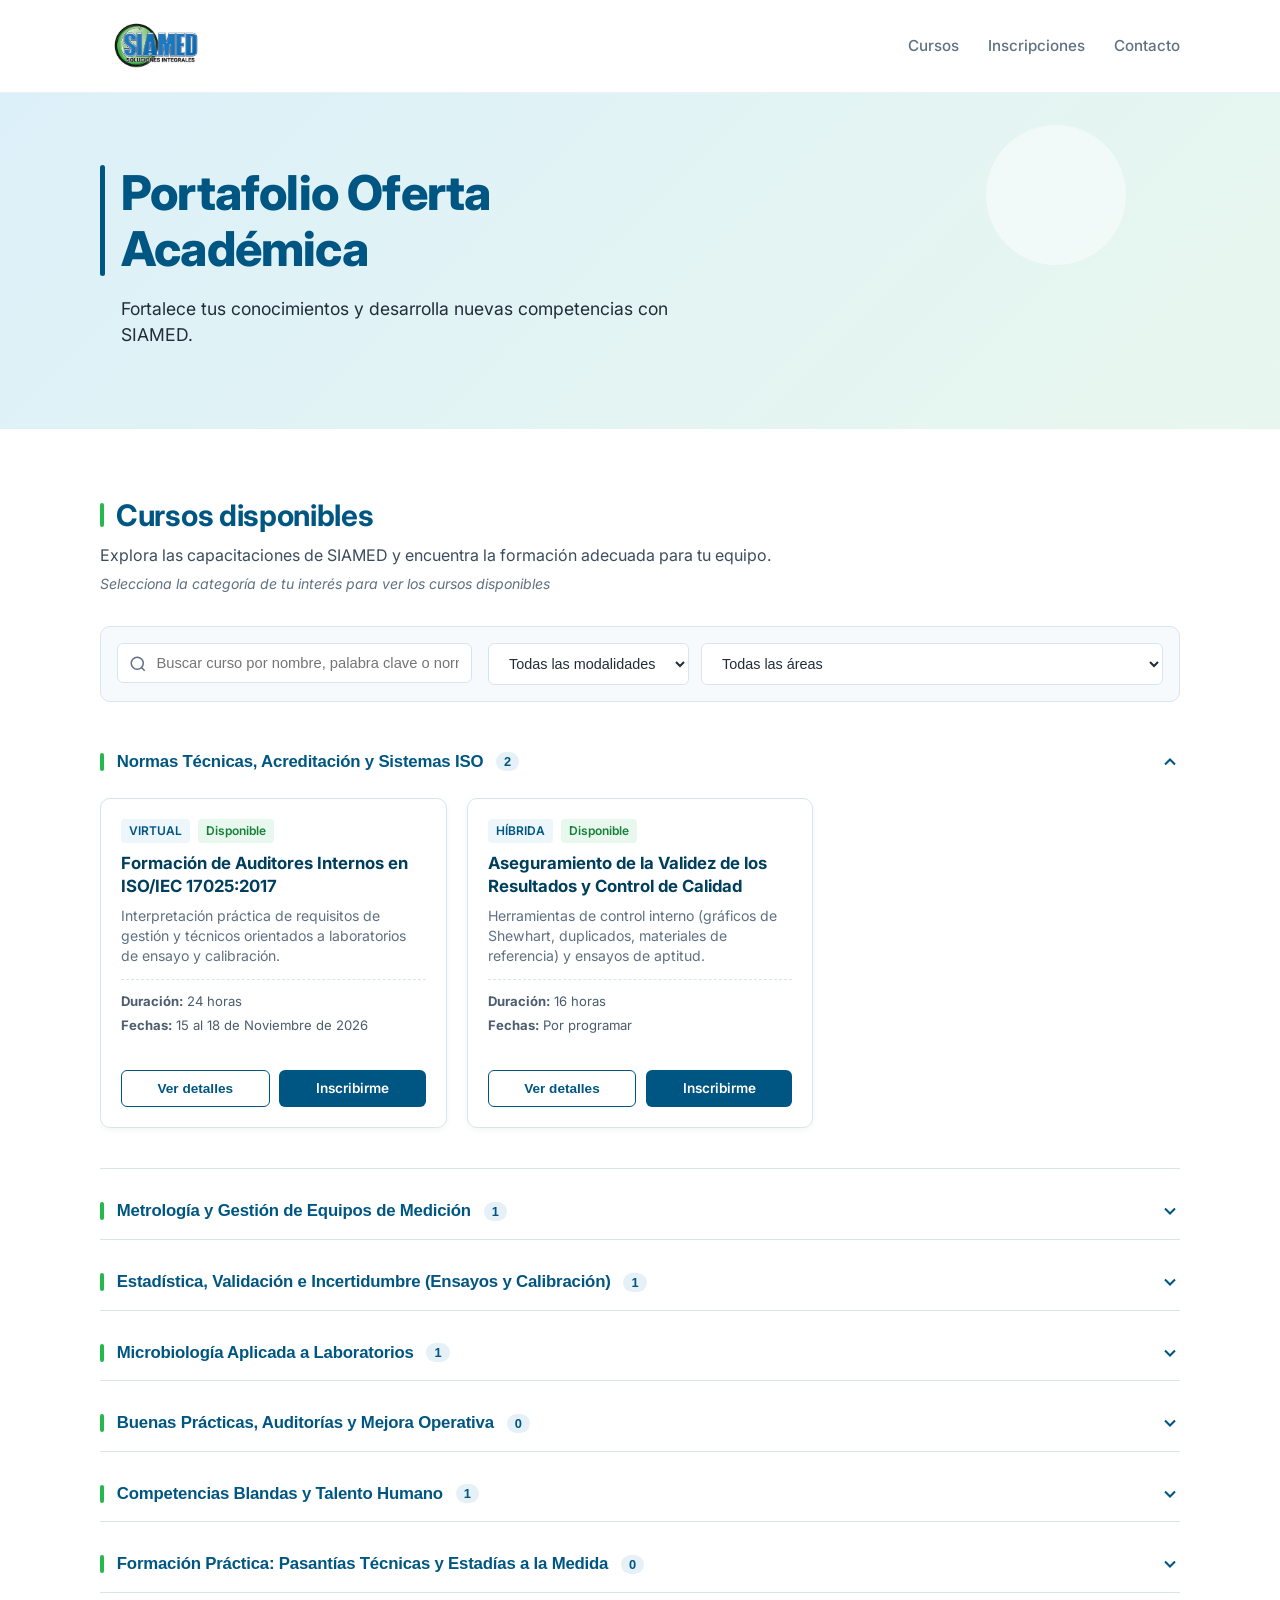
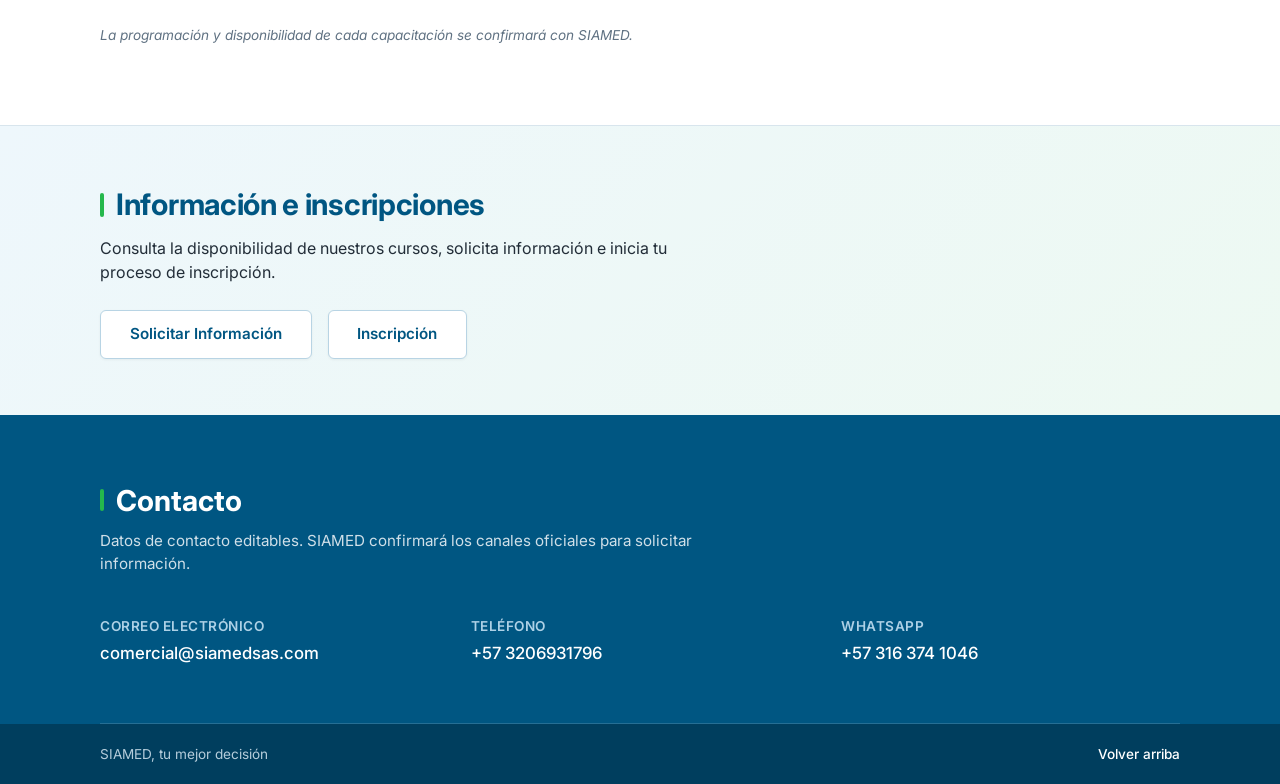
<file: index.html>
<!DOCTYPE html>
<html lang="es">
<head>
  <meta charset="UTF-8">
  <meta name="viewport" content="width=device-width, initial-scale=1.0">
  <title>Portafolio Oferta Académica | SIAMED S.A.S.</title>
  <link rel="preconnect" href="https://fonts.googleapis.com">
  <link rel="preconnect" href="https://fonts.gstatic.com" crossorigin>
  <link href="https://fonts.googleapis.com/css2?family=Inter:wght@400;500;600;700;800&display=swap" rel="stylesheet">
  <link rel="stylesheet" href="styles.css">
</head>
<body>

  <!-- Barra de Navegación -->
  <header class="navbar">
    <div class="container nav-container">
      <a href="#" class="brand-logo">
        <img src="logo-siamed.png" alt="SIAMED Soluciones Integrales" class="logo-img" onerror="this.outerHTML='<span class=\'logo-fallback\'>SIAMED</span>'">
      </a>
      <nav class="nav-links">
        <a href="#cursos">Cursos</a>
        <a href="#inscripciones">Inscripciones</a>
        <a href="#contacto">Contacto</a>
      </nav>
    </div>
  </header>

  <!-- Hero Section -->
  <section class="hero-section">
    <div class="circle-decoration"></div>
    <div class="container hero-content">
      <div class="title-accent-wrap">
        <div class="accent-bar-large"></div>
        <h1 class="hero-title">Portafolio Oferta<br>Académica</h1>
      </div>
      <p class="hero-subtitle">Fortalece tus conocimientos y desarrolla nuevas competencias con SIAMED.</p>
    </div>
  </section>

  <!-- Sección Cursos -->
  <main class="container main-content" id="cursos">
    
    <div class="section-header">
      <div class="accent-bar-small"></div>
      <h2 class="section-title">Cursos disponibles</h2>
    </div>
    <p class="section-desc">Explora las capacitaciones de SIAMED y encuentra la formación adecuada para tu equipo.</p>
    <p class="section-instruction">Selecciona la categoría de tu interés para ver los cursos disponibles</p>

    <!-- Barra de búsqueda y filtros -->
    <div class="filter-toolbar">
      <div class="search-box">
        <svg class="search-icon" viewBox="0 0 24 24" fill="none" stroke="currentColor" stroke-width="2"><circle cx="11" cy="11" r="8"></circle><line x1="21" y1="21" x2="16.65" y2="16.65"></line></svg>
        <input type="text" id="searchInput" placeholder="Buscar curso por nombre, palabra clave o norma..." aria-label="Buscar curso">
      </div>
      <div class="filter-selects">
        <select id="modalidadFilter" aria-label="Filtrar por modalidad">
          <option value="">Todas las modalidades</option>
          <option value="Virtual">Virtual</option>
          <option value="Presencial">Presencial</option>
          <option value="Híbrida">Híbrida</option>
        </select>
        <select id="categoriaFilter" aria-label="Filtrar por área">
          <option value="">Todas las áreas</option>
        </select>
      </div>
    </div>

    <!-- Contenedor dinámico de categorías y cursos -->
    <div id="categoriesAccordion" class="categories-accordion">
      <!-- Generado dinámicamente vía app.js -->
    </div>

    <div id="noResults" class="no-results hidden">
      <p>No se encontraron capacitaciones que coincidan con los criterios de búsqueda.</p>
      <button id="clearFiltersBtn" class="btn-secondary">Restablecer filtros</button>
    </div>

    <p class="disclaimer-text">La programación y disponibilidad de cada capacitación se confirmará con SIAMED.</p>
  </main>

  <!-- Sección Información e Inscripciones -->
  <section class="info-section" id="inscripciones">
    <div class="container">
      <div class="section-header">
        <div class="accent-bar-small"></div>
        <h2 class="section-title">Información e inscripciones</h2>
      </div>
      <p class="info-desc">Consulta la disponibilidad de nuestros cursos, solicita información e inicia tu proceso de inscripción.</p>
      <div class="info-buttons">
        <a href="https://wa.me/573163741046?text=Hola,%20deseo%20solicitar%20informaci%C3%B3n%20sobre%20las%20capacitaciones%20de%20SIAMED." target="_blank" rel="noopener noreferrer" class="btn-action">Solicitar Información</a>
        <a href="https://wa.me/573206931796?text=Hola,%20deseo%20iniciar%20un%20proceso%20de%20inscripci%C3%B3n%20a%20un%20curso." target="_blank" rel="noopener noreferrer" class="btn-action">Inscripción</a>
      </div>
    </div>
  </section>

  <!-- Sección Contacto (Footer Corporativo) -->
  <footer class="footer-corporate" id="contacto">
    <div class="container">
      <div class="footer-header">
        <div class="accent-bar-footer"></div>
        <h2 class="footer-title">Contacto</h2>
      </div>
      <p class="footer-subtext">Datos de contacto editables. SIAMED confirmará los canales oficiales para solicitar información.</p>

      <div class="contact-grid">
        <div class="contact-col">
          <span class="contact-label">Correo electrónico</span>
          <a href="mailto:comercial@siamedsas.com" class="contact-val">comercial@siamedsas.com</a>
        </div>
        <div class="contact-col">
          <span class="contact-label">Teléfono</span>
          <a href="tel:+573206931796" class="contact-val">+57 3206931796</a>
        </div>
        <div class="contact-col">
          <span class="contact-label">WhatsApp</span>
          <a href="https://wa.me/573163741046" target="_blank" rel="noopener noreferrer" class="contact-val">+57 316 374 1046</a>
        </div>
      </div>
    </div>

    <div class="subfooter">
      <div class="container subfooter-content">
        <span>SIAMED, tu mejor decisión</span>
        <a href="#" class="back-to-top">Volver arriba</a>
      </div>
    </div>
  </footer>

  <!-- Modal de Ficha Técnica Detallada -->
  <div id="courseModal" class="modal-overlay hidden" role="dialog" aria-modal="true" aria-labelledby="modalTitle">
    <div class="modal-card">
      <button class="modal-close-btn" id="closeModalBtn" aria-label="Cerrar ventana">&times;</button>
      <div class="modal-badge-row">
        <span id="modalCategory" class="badge-tag"></span>
        <span id="modalStatus" class="badge-status"></span>
      </div>
      <h3 id="modalTitle" class="modal-title"></h3>
      
      <div class="modal-grid-meta">
        <div><strong>Modalidad:</strong> <span id="modalModalidad"></span></div>
        <div><strong>Duración:</strong> <span id="modalDuracion"></span></div>
        <div><strong>Fechas:</strong> <span id="modalFechas"></span></div>
        <div><strong>Inversión:</strong> <span id="modalPrecio"></span></div>
      </div>

      <div class="modal-body">
        <h4>Objetivos y Alcance</h4>
        <p id="modalDesc"></p>
        <div id="modalDetalleExtra"></div>
      </div>

      <div class="modal-actions">
        <a id="modalWhatsAppBtn" href="#" target="_blank" rel="noopener noreferrer" class="btn-primary-modal">
          Solicitar Inscripción por WhatsApp
        </a>
      </div>
    </div>
  </div>

  <script src="data.js"></script>
  <script src="app.js"></script>
</body>
</html>
</file>
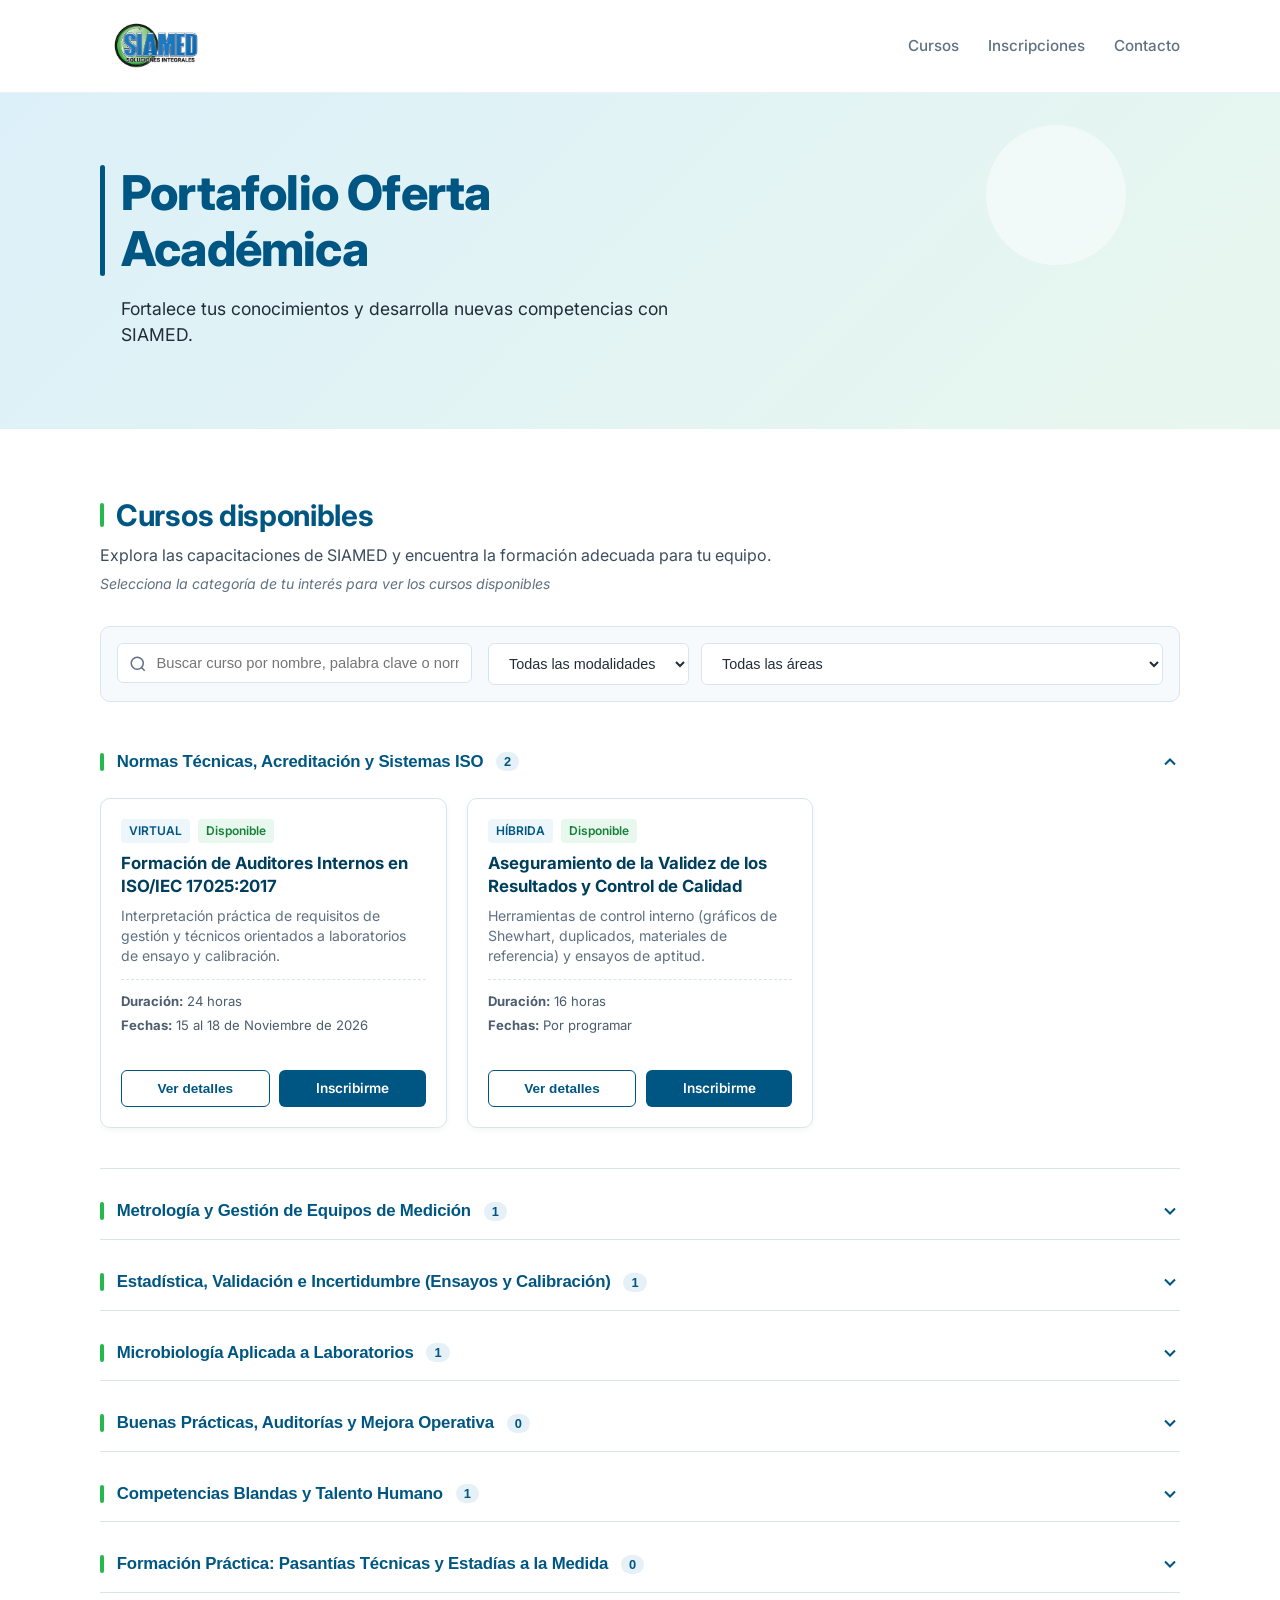
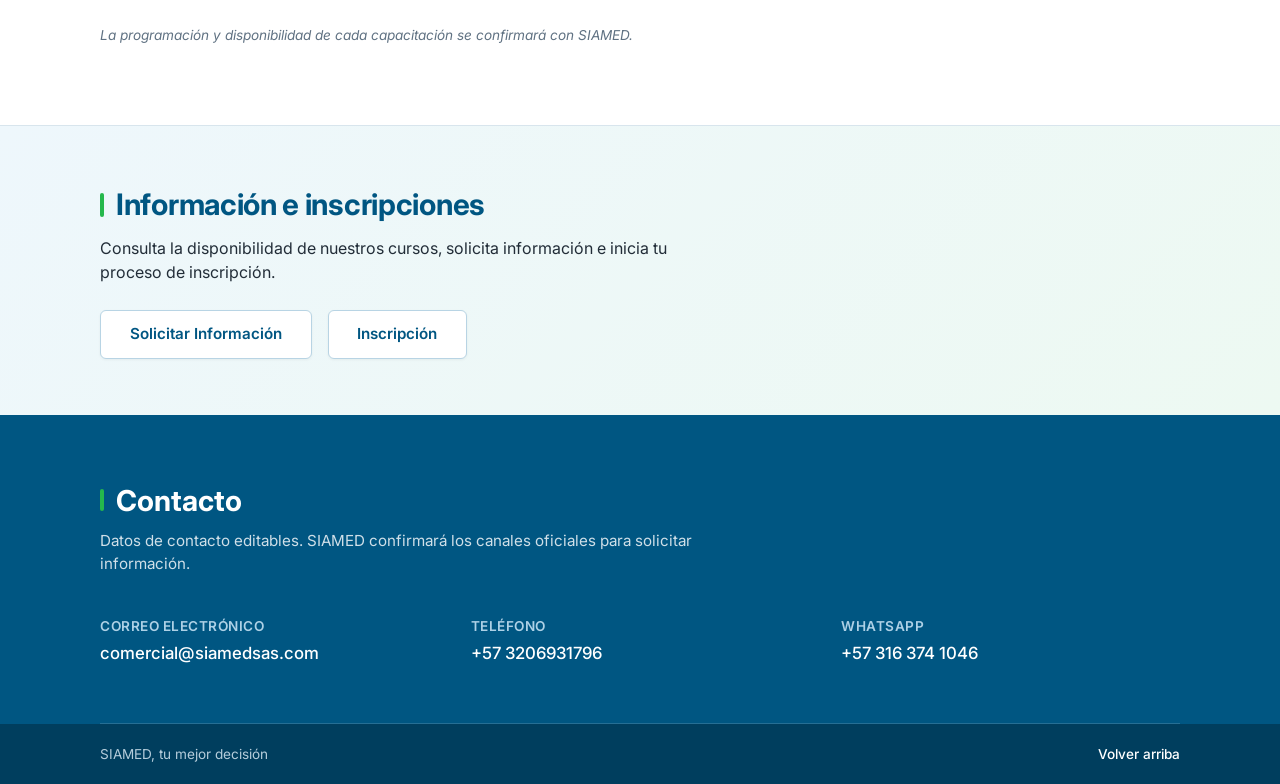
<file: index.html.html>
<!DOCTYPE html>
<html lang="es">
<head>
  <meta charset="UTF-8">
  <meta name="viewport" content="width=device-width, initial-scale=1.0">
  <title>Portafolio Oferta Académica | SIAMED S.A.S.</title>
  <link rel="preconnect" href="https://fonts.googleapis.com">
  <link rel="preconnect" href="https://fonts.gstatic.com" crossorigin>
  <link href="https://fonts.googleapis.com/css2?family=Inter:wght@400;500;600;700;800&display=swap" rel="stylesheet">
  <link rel="stylesheet" href="styles.css">
</head>
<body>

  <!-- Barra de Navegación -->
  <header class="navbar">
    <div class="container nav-container">
      <a href="#" class="brand-logo">
        <img src="logo-siamed.png" alt="SIAMED Soluciones Integrales" class="logo-img" onerror="this.outerHTML='<span class=\'logo-fallback\'>SIAMED</span>'">
      </a>
      <nav class="nav-links">
        <a href="#cursos">Cursos</a>
        <a href="#inscripciones">Inscripciones</a>
        <a href="#contacto">Contacto</a>
      </nav>
    </div>
  </header>

  <!-- Hero Section -->
  <section class="hero-section">
    <div class="circle-decoration"></div>
    <div class="container hero-content">
      <div class="title-accent-wrap">
        <div class="accent-bar-large"></div>
        <h1 class="hero-title">Portafolio Oferta<br>Académica</h1>
      </div>
      <p class="hero-subtitle">Fortalece tus conocimientos y desarrolla nuevas competencias con SIAMED.</p>
    </div>
  </section>

  <!-- Sección Cursos -->
  <main class="container main-content" id="cursos">
    
    <div class="section-header">
      <div class="accent-bar-small"></div>
      <h2 class="section-title">Cursos disponibles</h2>
    </div>
    <p class="section-desc">Explora las capacitaciones de SIAMED y encuentra la formación adecuada para tu equipo.</p>
    <p class="section-instruction">Selecciona la categoría de tu interés para ver los cursos disponibles</p>

    <!-- Barra de búsqueda y filtros -->
    <div class="filter-toolbar">
      <div class="search-box">
        <svg class="search-icon" viewBox="0 0 24 24" fill="none" stroke="currentColor" stroke-width="2"><circle cx="11" cy="11" r="8"></circle><line x1="21" y1="21" x2="16.65" y2="16.65"></line></svg>
        <input type="text" id="searchInput" placeholder="Buscar curso por nombre, palabra clave o norma..." aria-label="Buscar curso">
      </div>
      <div class="filter-selects">
        <select id="modalidadFilter" aria-label="Filtrar por modalidad">
          <option value="">Todas las modalidades</option>
          <option value="Virtual">Virtual</option>
          <option value="Presencial">Presencial</option>
          <option value="Híbrida">Híbrida</option>
        </select>
        <select id="categoriaFilter" aria-label="Filtrar por área">
          <option value="">Todas las áreas</option>
        </select>
      </div>
    </div>

    <!-- Contenedor dinámico de categorías y cursos -->
    <div id="categoriesAccordion" class="categories-accordion">
      <!-- Generado dinámicamente vía app.js -->
    </div>

    <div id="noResults" class="no-results hidden">
      <p>No se encontraron capacitaciones que coincidan con los criterios de búsqueda.</p>
      <button id="clearFiltersBtn" class="btn-secondary">Restablecer filtros</button>
    </div>

    <p class="disclaimer-text">La programación y disponibilidad de cada capacitación se confirmará con SIAMED.</p>
  </main>

  <!-- Sección Información e Inscripciones -->
  <section class="info-section" id="inscripciones">
    <div class="container">
      <div class="section-header">
        <div class="accent-bar-small"></div>
        <h2 class="section-title">Información e inscripciones</h2>
      </div>
      <p class="info-desc">Consulta la disponibilidad de nuestros cursos, solicita información e inicia tu proceso de inscripción.</p>
      <div class="info-buttons">
        <a href="https://wa.me/573163741046?text=Hola,%20deseo%20solicitar%20informaci%C3%B3n%20sobre%20las%20capacitaciones%20de%20SIAMED." target="_blank" rel="noopener noreferrer" class="btn-action">Solicitar Información</a>
        <a href="https://wa.me/573206931796?text=Hola,%20deseo%20iniciar%20un%20proceso%20de%20inscripci%C3%B3n%20a%20un%20curso." target="_blank" rel="noopener noreferrer" class="btn-action">Inscripción</a>
      </div>
    </div>
  </section>

  <!-- Sección Contacto (Footer Corporativo) -->
  <footer class="footer-corporate" id="contacto">
    <div class="container">
      <div class="footer-header">
        <div class="accent-bar-footer"></div>
        <h2 class="footer-title">Contacto</h2>
      </div>
      <p class="footer-subtext">Datos de contacto editables. SIAMED confirmará los canales oficiales para solicitar información.</p>

      <div class="contact-grid">
        <div class="contact-col">
          <span class="contact-label">Correo electrónico</span>
          <a href="mailto:comercial@siamedsas.com" class="contact-val">comercial@siamedsas.com</a>
        </div>
        <div class="contact-col">
          <span class="contact-label">Teléfono</span>
          <a href="tel:+573206931796" class="contact-val">+57 3206931796</a>
        </div>
        <div class="contact-col">
          <span class="contact-label">WhatsApp</span>
          <a href="https://wa.me/573163741046" target="_blank" rel="noopener noreferrer" class="contact-val">+57 316 374 1046</a>
        </div>
      </div>
    </div>

    <div class="subfooter">
      <div class="container subfooter-content">
        <span>SIAMED, tu mejor decisión</span>
        <a href="#" class="back-to-top">Volver arriba</a>
      </div>
    </div>
  </footer>

  <!-- Modal de Ficha Técnica Detallada -->
  <div id="courseModal" class="modal-overlay hidden" role="dialog" aria-modal="true" aria-labelledby="modalTitle">
    <div class="modal-card">
      <button class="modal-close-btn" id="closeModalBtn" aria-label="Cerrar ventana">&times;</button>
      <div class="modal-badge-row">
        <span id="modalCategory" class="badge-tag"></span>
        <span id="modalStatus" class="badge-status"></span>
      </div>
      <h3 id="modalTitle" class="modal-title"></h3>
      
      <div class="modal-grid-meta">
        <div><strong>Modalidad:</strong> <span id="modalModalidad"></span></div>
        <div><strong>Duración:</strong> <span id="modalDuracion"></span></div>
        <div><strong>Fechas:</strong> <span id="modalFechas"></span></div>
        <div><strong>Inversión:</strong> <span id="modalPrecio"></span></div>
      </div>

      <div class="modal-body">
        <h4>Objetivos y Alcance</h4>
        <p id="modalDesc"></p>
        <div id="modalDetalleExtra"></div>
      </div>

      <div class="modal-actions">
        <a id="modalWhatsAppBtn" href="#" target="_blank" rel="noopener noreferrer" class="btn-primary-modal">
          Solicitar Inscripción por WhatsApp
        </a>
      </div>
    </div>
  </div>

  <script src="data.js"></script>
  <script src="app.js"></script>
</body>
</html>
</file>
<file: styles.css>
:root {
  --primary-blue: #005682;
  --primary-blue-dark: #003e5e;
  --accent-green: #25b84c;
  --text-dark: #222d38;
  --text-muted: #5f7182;
  --bg-hero: linear-gradient(135deg, #dcf0f9 0%, #e8f7ee 100%);
  --bg-white: #ffffff;
  --bg-light: #f7fafc;
  --border-light: #d8e5ed;
  --radius-sm: 6px;
  --radius-md: 10px;
  --radius-lg: 16px;
  --shadow-sm: 0 2px 6px rgba(0, 40, 70, 0.05);
  --shadow-md: 0 6px 18px rgba(0, 40, 70, 0.08);
  --transition: all 0.25s cubic-bezier(0.2, 0.8, 0.2, 1);
}

* {
  box-sizing: border-box;
  margin: 0;
  padding: 0;
}

body {
  font-family: 'Inter', -apple-system, BlinkMacSystemFont, "Segoe UI", Roboto, sans-serif;
  color: var(--text-dark);
  background-color: var(--bg-white);
  line-height: 1.5;
  -webkit-font-smoothing: antialiased;
}

.container {
  width: 90%;
  max-width: 1080px;
  margin: 0 auto;
}

/* NAVBAR */
.navbar {
  background: var(--bg-white);
  padding: 1.2rem 0;
  border-bottom: 1px solid rgba(0, 86, 130, 0.08);
  position: sticky;
  top: 0;
  z-index: 50;
}

.nav-container {
  display: flex;
  align-items: center;
  justify-content: space-between;
}

.logo-img {
  height: 54px;
  width: auto;
  object-fit: contain;
  display: block;
}

.logo-fallback {
  font-size: 1.6rem;
  font-weight: 800;
  color: var(--primary-blue);
  letter-spacing: -0.5px;
}

.nav-links {
  display: flex;
  gap: 1.8rem;
}

.nav-links a {
  text-decoration: none;
  color: var(--text-muted);
  font-size: 0.95rem;
  font-weight: 500;
  transition: var(--transition);
}

.nav-links a:hover {
  color: var(--primary-blue);
}

/* HERO */
.hero-section {
  background: var(--bg-hero);
  position: relative;
  overflow: hidden;
  padding: 4.5rem 0 5rem 0;
}

.circle-decoration {
  position: absolute;
  top: 2rem;
  right: 12%;
  width: 140px;
  height: 140px;
  background-color: rgba(255, 255, 255, 0.45);
  border-radius: 50%;
  pointer-events: none;
}

.title-accent-wrap {
  display: flex;
  align-items: stretch;
  gap: 1rem;
  margin-bottom: 1.25rem;
}

.accent-bar-large {
  width: 5px;
  background-color: var(--primary-blue);
  border-radius: 3px;
  flex-shrink: 0;
}

.hero-title {
  color: var(--primary-blue);
  font-size: 3rem;
  font-weight: 800;
  line-height: 1.15;
  letter-spacing: -0.8px;
}

.hero-subtitle {
  color: var(--text-dark);
  font-size: 1.1rem;
  font-weight: 400;
  max-width: 600px;
  padding-left: 1.3rem;
}

/* MAIN CONTENT & HEADERS */
.main-content {
  padding: 4rem 0 3rem 0;
}

.section-header {
  display: flex;
  align-items: center;
  gap: 0.75rem;
  margin-bottom: 0.4rem;
}

.accent-bar-small {
  width: 4px;
  height: 24px;
  background-color: var(--accent-green);
  border-radius: 2px;
}

.section-title {
  font-size: 1.85rem;
  font-weight: 700;
  color: var(--primary-blue);
  letter-spacing: -0.3px;
}

.section-desc {
  font-size: 1rem;
  color: #3b4d5e;
  margin-bottom: 0.35rem;
}

.section-instruction {
  font-size: 0.88rem;
  font-style: italic;
  color: var(--text-muted);
  margin-bottom: 2rem;
}

/* TOOLBAR & FILTERS */
.filter-toolbar {
  display: flex;
  flex-wrap: wrap;
  gap: 1rem;
  margin-bottom: 2rem;
  background: var(--bg-light);
  padding: 1rem;
  border-radius: var(--radius-md);
  border: 1px solid var(--border-light);
}

.search-box {
  flex: 1 1 280px;
  position: relative;
}

.search-icon {
  position: absolute;
  left: 12px;
  top: 50%;
  transform: translateY(-50%);
  width: 18px;
  height: 18px;
  stroke: var(--text-muted);
}

.search-box input {
  width: 100%;
  padding: 0.7rem 0.75rem 0.7rem 2.4rem;
  border: 1px solid var(--border-light);
  border-radius: var(--radius-sm);
  font-size: 0.92rem;
  outline: none;
  transition: var(--transition);
}

.search-box input:focus {
  border-color: var(--primary-blue);
  box-shadow: 0 0 0 3px rgba(0, 86, 130, 0.12);
}

.filter-selects {
  display: flex;
  gap: 0.75rem;
}

.filter-selects select {
  padding: 0.7rem 1rem;
  border: 1px solid var(--border-light);
  border-radius: var(--radius-sm);
  background-color: var(--bg-white);
  font-size: 0.9rem;
  color: var(--text-dark);
  outline: none;
  cursor: pointer;
}

/* ACCORDION CATEGORÍAS */
.categories-accordion {
  display: flex;
  flex-direction: column;
  gap: 0.9rem;
}

.accordion-item {
  border-bottom: 1px solid var(--border-light);
  transition: var(--transition);
}

.accordion-header {
  width: 100%;
  display: flex;
  align-items: center;
  justify-content: space-between;
  background: none;
  border: none;
  padding: 1.1rem 0;
  text-align: left;
  cursor: pointer;
  outline: none;
}

.accordion-header-left {
  display: flex;
  align-items: center;
  gap: 0.8rem;
}

.cat-indicator {
  width: 4px;
  height: 18px;
  background-color: var(--accent-green);
  border-radius: 2px;
  flex-shrink: 0;
}

.cat-name {
  font-size: 1.05rem;
  font-weight: 700;
  color: var(--primary-blue);
  letter-spacing: -0.2px;
}

.cat-count {
  font-size: 0.8rem;
  background: #e5f0f7;
  color: var(--primary-blue);
  padding: 2px 8px;
  border-radius: 12px;
  font-weight: 600;
}

.chevron-icon {
  width: 20px;
  height: 20px;
  stroke: var(--primary-blue);
  transition: transform 0.3s ease;
}

.accordion-item.open .chevron-icon {
  transform: rotate(180deg);
}

.accordion-content {
  max-height: 0;
  overflow: hidden;
  transition: max-height 0.35s ease-out;
}

.accordion-item.open .accordion-content {
  max-height: 2500px;
  margin-bottom: 1.5rem;
}

/* CURSOS DENTRO DE CATEGORÍAS */
.courses-grid {
  display: grid;
  grid-template-columns: repeat(auto-fill, minmax(290px, 1fr));
  gap: 1.25rem;
  padding: 0.5rem 0 1rem 0;
}

.course-card {
  background: var(--bg-white);
  border: 1px solid var(--border-light);
  border-radius: var(--radius-md);
  padding: 1.25rem;
  display: flex;
  flex-direction: column;
  justify-content: space-between;
  box-shadow: var(--shadow-sm);
  transition: var(--transition);
}

.course-card:hover {
  transform: translateY(-3px);
  box-shadow: var(--shadow-md);
  border-color: #b5d5e8;
}

.card-top {
  margin-bottom: 1rem;
}

.tag-row {
  display: flex;
  gap: 0.5rem;
  margin-bottom: 0.6rem;
  flex-wrap: wrap;
}

.modalidad-tag {
  font-size: 0.75rem;
  font-weight: 600;
  text-transform: uppercase;
  background: #edf6fb;
  color: var(--primary-blue);
  padding: 3px 8px;
  border-radius: 4px;
}

.status-tag {
  font-size: 0.75rem;
  font-weight: 600;
  padding: 3px 8px;
  border-radius: 4px;
}

.status-tag.disponible {
  background: #e8f8ee;
  color: #178038;
}

.status-tag.agotado {
  background: #fde8e8;
  color: #c81e1e;
}

.course-card-title {
  font-size: 1.05rem;
  font-weight: 700;
  color: var(--primary-blue-dark);
  line-height: 1.35;
  margin-bottom: 0.5rem;
}

.course-card-desc {
  font-size: 0.88rem;
  color: var(--text-muted);
  line-height: 1.45;
  display: -webkit-box;
  -webkit-line-clamp: 3;
  -webkit-box-orient: vertical;
  overflow: hidden;
}

.card-meta-list {
  font-size: 0.82rem;
  color: #4b5d6e;
  border-top: 1px dashed var(--border-light);
  padding-top: 0.75rem;
  margin-top: 0.75rem;
  display: flex;
  flex-direction: column;
  gap: 0.3rem;
}

.card-actions {
  display: flex;
  gap: 0.6rem;
  margin-top: 1.1rem;
}

.btn-card-details {
  flex: 1;
  background: transparent;
  color: var(--primary-blue);
  border: 1px solid var(--primary-blue);
  padding: 0.55rem 0.6rem;
  font-size: 0.85rem;
  font-weight: 600;
  border-radius: var(--radius-sm);
  cursor: pointer;
  transition: var(--transition);
  text-align: center;
}

.btn-card-details:hover {
  background: #edf6fb;
}

.btn-card-contact {
  flex: 1;
  background: var(--primary-blue);
  color: #fff;
  border: none;
  padding: 0.55rem 0.6rem;
  font-size: 0.85rem;
  font-weight: 600;
  border-radius: var(--radius-sm);
  cursor: pointer;
  text-decoration: none;
  text-align: center;
  transition: var(--transition);
}

.btn-card-contact:hover {
  background: var(--primary-blue-dark);
}

.disclaimer-text {
  font-size: 0.85rem;
  color: var(--text-muted);
  font-style: italic;
  margin-top: 2rem;
}

/* SECCIÓN INFORMACIÓN E INSCRIPCIONES */
.info-section {
  background: linear-gradient(135deg, #eef7fc 0%, #edf9f2 100%);
  padding: 3.5rem 0;
  border-top: 1px solid var(--border-light);
  margin-top: 2rem;
}

.info-desc {
  font-size: 1rem;
  color: var(--text-dark);
  margin: 0.6rem 0 1.6rem 0;
  max-width: 600px;
}

.info-buttons {
  display: flex;
  gap: 1rem;
  flex-wrap: wrap;
}

.btn-action {
  background: var(--bg-white);
  color: var(--primary-blue);
  border: 1px solid #b8d4e4;
  padding: 0.75rem 1.8rem;
  border-radius: var(--radius-sm);
  font-weight: 600;
  font-size: 0.95rem;
  text-decoration: none;
  box-shadow: 0 1px 3px rgba(0, 0, 0, 0.05);
  transition: var(--transition);
}

.btn-action:hover {
  background: #f0f7fb;
  border-color: var(--primary-blue);
}

/* FOOTER */
.footer-corporate {
  background-color: var(--primary-blue);
  color: #ffffff;
  padding: 4rem 0 0 0;
}

.accent-bar-footer {
  width: 4px;
  height: 22px;
  background-color: var(--accent-green);
  border-radius: 2px;
}

.footer-header {
  display: flex;
  align-items: center;
  gap: 0.75rem;
  margin-bottom: 0.5rem;
}

.footer-title {
  font-size: 1.8rem;
  font-weight: 700;
}

.footer-subtext {
  font-size: 0.95rem;
  color: #cfdfe8;
  max-width: 650px;
  margin-bottom: 2.5rem;
}

.contact-grid {
  display: grid;
  grid-template-columns: repeat(auto-fit, minmax(220px, 1fr));
  gap: 2rem;
  padding-bottom: 3.5rem;
  border-bottom: 1px solid rgba(255, 255, 255, 0.15);
}

.contact-col {
  display: flex;
  flex-direction: column;
  gap: 0.35rem;
}

.contact-label {
  font-size: 0.85rem;
  color: #aed1e6;
  text-transform: uppercase;
  letter-spacing: 0.5px;
  font-weight: 600;
}

.contact-val {
  font-size: 1.05rem;
  font-weight: 500;
  color: #ffffff;
  text-decoration: none;
  transition: var(--transition);
}

.contact-val:hover {
  color: #a7f3d0;
  text-decoration: underline;
}

.subfooter {
  background-color: var(--primary-blue-dark);
  padding: 1.25rem 0;
  font-size: 0.85rem;
  color: #b5cddb;
}

.subfooter-content {
  display: flex;
  justify-content: space-between;
  align-items: center;
}

.back-to-top {
  color: #ffffff;
  text-decoration: none;
  font-weight: 500;
}

.back-to-top:hover {
  text-decoration: underline;
}

/* MODAL */
.modal-overlay {
  position: fixed;
  inset: 0;
  background: rgba(10, 25, 38, 0.55);
  backdrop-filter: blur(4px);
  display: flex;
  align-items: center;
  justify-content: center;
  z-index: 100;
  padding: 1rem;
}

.modal-overlay.hidden {
  display: none;
}

.modal-card {
  background: #ffffff;
  border-radius: var(--radius-lg);
  max-width: 620px;
  width: 100%;
  max-height: 90vh;
  overflow-y: auto;
  padding: 2rem;
  position: relative;
  box-shadow: 0 20px 40px rgba(0, 0, 0, 0.2);
}

.modal-close-btn {
  position: absolute;
  top: 1.2rem;
  right: 1.2rem;
  background: #f1f5f9;
  border: none;
  width: 34px;
  height: 34px;
  border-radius: 50%;
  font-size: 1.5rem;
  line-height: 1;
  color: var(--text-dark);
  cursor: pointer;
  display: flex;
  align-items: center;
  justify-content: center;
}

.modal-badge-row {
  display: flex;
  gap: 0.6rem;
  margin-bottom: 0.8rem;
}

.badge-tag {
  font-size: 0.8rem;
  color: var(--primary-blue);
  background: #e5f1f8;
  font-weight: 600;
  padding: 3px 8px;
  border-radius: 4px;
}

.badge-status {
  font-size: 0.8rem;
  padding: 3px 8px;
  border-radius: 4px;
  font-weight: 600;
}

.modal-title {
  font-size: 1.45rem;
  color: var(--primary-blue-dark);
  font-weight: 800;
  line-height: 1.3;
  margin-bottom: 1.2rem;
}

.modal-grid-meta {
  display: grid;
  grid-template-columns: 1fr 1fr;
  gap: 0.75rem;
  background: var(--bg-light);
  padding: 1rem;
  border-radius: var(--radius-sm);
  font-size: 0.9rem;
  margin-bottom: 1.4rem;
}

.modal-body h4 {
  font-size: 1rem;
  color: var(--primary-blue);
  margin-bottom: 0.5rem;
}

.modal-body p {
  font-size: 0.92rem;
  color: #4a5568;
  line-height: 1.6;
  margin-bottom: 1.5rem;
}

.btn-primary-modal {
  display: block;
  width: 100%;
  text-align: center;
  background-color: var(--accent-green);
  color: #ffffff;
  padding: 0.85rem;
  font-weight: 700;
  border-radius: var(--radius-sm);
  text-decoration: none;
  font-size: 1rem;
  transition: var(--transition);
}

.btn-primary-modal:hover {
  background-color: #219e41;
}

.no-results {
  text-align: center;
  padding: 3rem 1rem;
  color: var(--text-muted);
}

.no-results.hidden {
  display: none;
}

.btn-secondary {
  margin-top: 1rem;
  padding: 0.6rem 1.2rem;
  background: #edf4f8;
  border: 1px solid var(--border-light);
  border-radius: var(--radius-sm);
  color: var(--primary-blue);
  font-weight: 600;
  cursor: pointer;
}

@media (max-width: 768px) {
  .hero-title {
    font-size: 2.2rem;
  }
  .filter-toolbar {
    flex-direction: column;
  }
  .filter-selects {
    flex-direction: column;
  }
  .modal-grid-meta {
    grid-template-columns: 1fr;
  }
}
</file>
